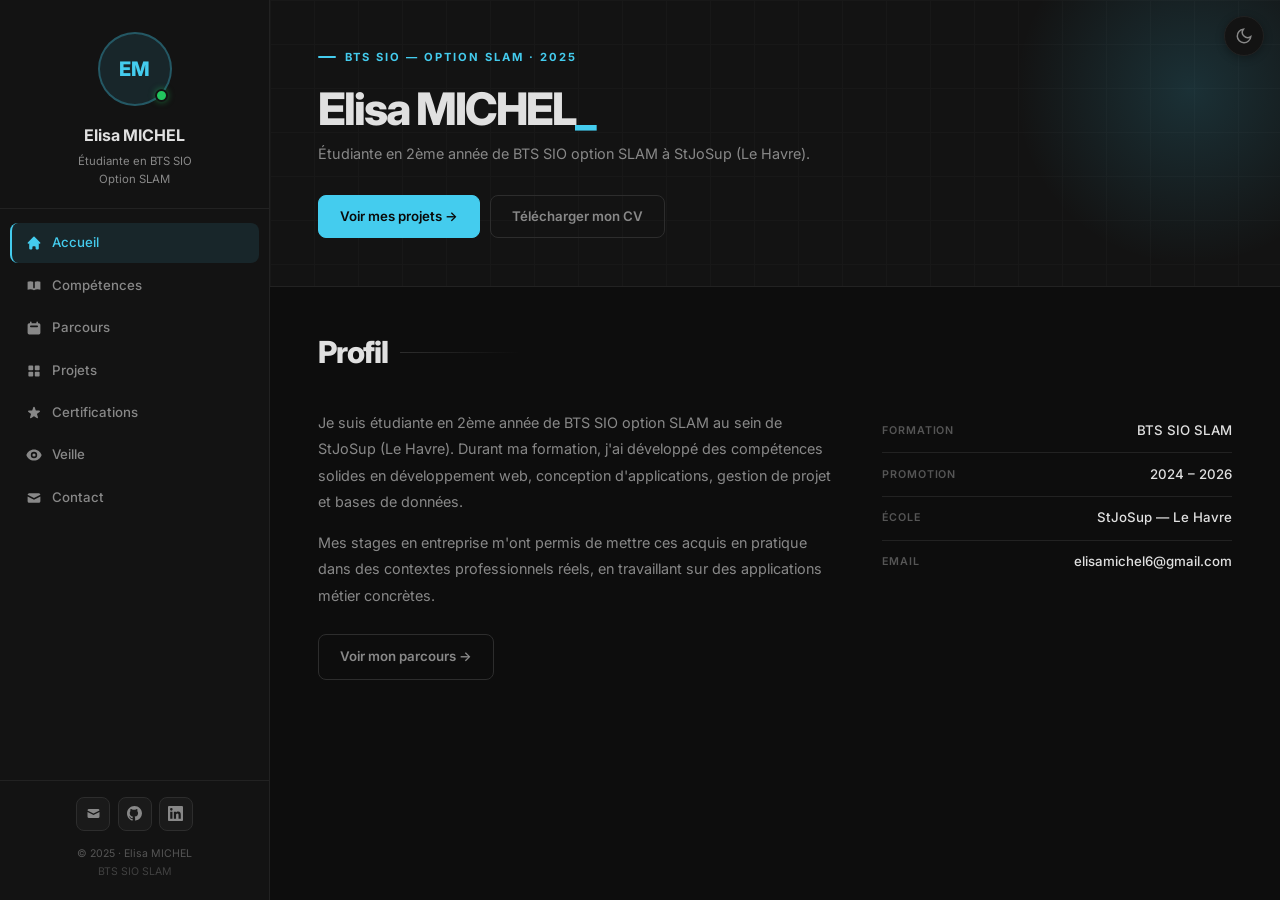
<file: index.html>
<!DOCTYPE html>
<html lang="fr">
<head>
  <meta charset="UTF-8">
  <meta name="viewport" content="width=device-width, initial-scale=1.0">
  <title>Elisa MICHEL — Portfolio BTS SIO SLAM</title>
  <link href="https://fonts.googleapis.com/css2?family=Inter:wght@300;400;500;600;700;800&display=swap" rel="stylesheet">
  <link rel="stylesheet" href="css/style.css">
</head>
<body>

  <div class="overlay" id="overlay" onclick="closeSidebar()"></div>

  <!-- ======================== SIDEBAR ======================== -->
  <aside class="sidebar" id="sidebar">

    <div class="sb-top">
      <div class="sb-avatar">
        <div class="sb-avatar-ring"></div>
        <div class="sb-avatar-inner">EM</div>
        <span class="sb-dot"></span>
      </div>
      <p class="sb-name">Elisa MICHEL</p>
      <p class="sb-role">Étudiante en BTS SIO<br>Option SLAM</p>
    </div>

    <nav class="sb-nav">
      <ul>
        <li><a class="sb-link active" data-page="accueil">
          <svg viewBox="0 0 20 20" fill="currentColor"><path d="M10.707 2.293a1 1 0 00-1.414 0l-7 7a1 1 0 001.414 1.414L4 10.414V17a1 1 0 001 1h2a1 1 0 001-1v-2a1 1 0 011-1h2a1 1 0 011 1v2a1 1 0 001 1h2a1 1 0 001-1v-6.586l.293.293a1 1 0 001.414-1.414l-7-7z"/></svg>
          Accueil
        </a></li>
        <li><a class="sb-link" data-page="competences">
          <svg viewBox="0 0 20 20" fill="currentColor"><path d="M9 4.804A7.968 7.968 0 005.5 4c-1.255 0-2.443.29-3.5.804v10A7.969 7.969 0 015.5 14c1.669 0 3.218.51 4.5 1.385A7.962 7.962 0 0114.5 14c1.255 0 2.443.29 3.5.804v-10A7.968 7.968 0 0014.5 4c-1.255 0-2.443.29-3.5.804V12a1 1 0 11-2 0V4.804z"/></svg>
          Compétences
        </a></li>
        <li><a class="sb-link" data-page="parcours">
          <svg viewBox="0 0 20 20" fill="currentColor"><path fill-rule="evenodd" d="M6 2a1 1 0 00-1 1v1H4a2 2 0 00-2 2v10a2 2 0 002 2h12a2 2 0 002-2V6a2 2 0 00-2-2h-1V3a1 1 0 10-2 0v1H7V3a1 1 0 00-1-1zm0 5a1 1 0 000 2h8a1 1 0 100-2H6z" clip-rule="evenodd"/></svg>
          Parcours
        </a></li>
        <li><a class="sb-link" data-page="projets">
          <svg viewBox="0 0 20 20" fill="currentColor"><path d="M3 4a1 1 0 011-1h4a1 1 0 011 1v4a1 1 0 01-1 1H4a1 1 0 01-1-1V4zm8 0a1 1 0 011-1h4a1 1 0 011 1v4a1 1 0 01-1 1h-4a1 1 0 01-1-1V4zM3 12a1 1 0 011-1h4a1 1 0 011 1v4a1 1 0 01-1 1H4a1 1 0 01-1-1v-4zm8 0a1 1 0 011-1h4a1 1 0 011 1v4a1 1 0 01-1 1h-4a1 1 0 01-1-1v-4z"/></svg>
          Projets
        </a></li>
        <li><a class="sb-link" data-page="certifications">
          <svg viewBox="0 0 20 20" fill="currentColor"><path d="M9.049 2.927c.3-.921 1.603-.921 1.902 0l1.07 3.292a1 1 0 00.95.69h3.462c.969 0 1.371 1.24.588 1.81l-2.8 2.034a1 1 0 00-.364 1.118l1.07 3.292c.3.921-.755 1.688-1.54 1.118l-2.8-2.034a1 1 0 00-1.175 0l-2.8 2.034c-.784.57-1.838-.197-1.539-1.118l1.07-3.292a1 1 0 00-.364-1.118L2.98 8.72c-.783-.57-.38-1.81.588-1.81h3.461a1 1 0 00.951-.69l1.07-3.292z"/></svg>
          Certifications
        </a></li>
        <li><a class="sb-link" data-page="veille">
          <svg viewBox="0 0 20 20" fill="currentColor"><path d="M10 12a2 2 0 100-4 2 2 0 000 4z"/><path fill-rule="evenodd" d="M.458 10C1.732 5.943 5.522 3 10 3s8.268 2.943 9.542 7c-1.274 4.057-5.064 7-9.542 7S1.732 14.057.458 10zM14 10a4 4 0 11-8 0 4 4 0 018 0z" clip-rule="evenodd"/></svg>
          Veille
        </a></li>
        <li><a class="sb-link" data-page="contact">
          <svg viewBox="0 0 20 20" fill="currentColor"><path d="M2.003 5.884L10 9.882l7.997-3.998A2 2 0 0016 4H4a2 2 0 00-1.997 1.884z"/><path d="M18 8.118l-8 4-8-4V14a2 2 0 002 2h12a2 2 0 002-2V8.118z"/></svg>
          Contact
        </a></li>
      </ul>
    </nav>

    <div class="sb-footer">
      <div class="sb-socials">
        <a href="mailto:elisamichel6@gmail.com" class="sb-social" title="Email">
          <svg viewBox="0 0 20 20" fill="currentColor"><path d="M2.003 5.884L10 9.882l7.997-3.998A2 2 0 0016 4H4a2 2 0 00-1.997 1.884z"/><path d="M18 8.118l-8 4-8-4V14a2 2 0 002 2h12a2 2 0 002-2V8.118z"/></svg>
        </a>
        <a href="https://github.com/EliZouille" target="_blank" class="sb-social" title="GitHub">
          <svg viewBox="0 0 24 24" fill="currentColor"><path d="M12 0C5.37 0 0 5.37 0 12c0 5.31 3.435 9.795 8.205 11.385.6.105.825-.255.825-.57 0-.285-.015-1.23-.015-2.235-3.015.555-3.795-.735-4.035-1.41-.135-.345-.72-1.41-1.23-1.695-.42-.225-1.02-.78-.015-.795.945-.015 1.62.87 1.845 1.23 1.08 1.815 2.805 1.305 3.495.99.105-.78.42-1.305.765-1.605-2.67-.3-5.46-1.335-5.46-5.925 0-1.305.465-2.385 1.23-3.225-.12-.3-.54-1.53.12-3.18 0 0 1.005-.315 3.3 1.23.64-.18 1.32-.27 2-.27s1.36.09 2 .27c2.295-1.56 3.3-1.23 3.3-1.23.66 1.65.24 2.88.12 3.18.765.84 1.23 1.905 1.23 3.225 0 4.605-2.805 5.625-5.475 5.925.435.375.81 1.095.81 2.22 0 1.605-.015 2.895-.015 3.3 0 .315.225.69.825.57A12.02 12.02 0 0024 12c0-6.63-5.37-12-12-12z"/></svg>
        </a>
        <a href="https://www.linkedin.com/in/elisa-michel-0b012b34b/" target="_blank" class="sb-social" title="LinkedIn">
          <svg viewBox="0 0 24 24" fill="currentColor"><path d="M20.447 20.452h-3.554v-5.569c0-1.328-.027-3.037-1.852-3.037-1.853 0-2.136 1.445-2.136 2.939v5.667H9.351V9h3.414v1.561h.046c.477-.9 1.637-1.85 3.37-1.85 3.601 0 4.267 2.37 4.267 5.455v6.286zM5.337 7.433a2.062 2.062 0 01-2.063-2.065 2.064 2.064 0 112.063 2.065zm1.782 13.019H3.555V9h3.564v11.452zM22.225 0H1.771C.792 0 0 .774 0 1.729v20.542C0 23.227.792 24 1.771 24h20.451C23.2 24 24 23.227 24 22.271V1.729C24 .774 23.2 0 22.222 0h.003z"/></svg>
        </a>
      </div>
      <p class="sb-copy">&copy; 2025 · Elisa MICHEL<br><span>BTS SIO SLAM</span></p>
    </div>

  </aside>

  <!-- ======================== MAIN ======================== -->
  <main class="main">
    <div id="app"></div>
  </main>

  <button class="hamburger" id="hamburger" onclick="toggleSidebar()" aria-label="Menu">
    <span></span><span></span><span></span>
  </button>

  
  <!-- ======================== THEME TOGGLE ======================== -->
  <button class="theme-toggle" id="themeToggle" onclick="toggleTheme()" title="Changer le thème">
    <svg class="icon-sun" viewBox="0 0 24 24" fill="none" stroke="currentColor" stroke-width="2">
      <circle cx="12" cy="12" r="5"/><line x1="12" y1="1" x2="12" y2="3"/>
      <line x1="12" y1="21" x2="12" y2="23"/><line x1="4.22" y1="4.22" x2="5.64" y2="5.64"/>
      <line x1="18.36" y1="18.36" x2="19.78" y2="19.78"/><line x1="1" y1="12" x2="3" y2="12"/>
      <line x1="21" y1="12" x2="23" y2="12"/><line x1="4.22" y1="19.78" x2="5.64" y2="18.36"/>
      <line x1="18.36" y1="5.64" x2="19.78" y2="4.22"/>
    </svg>
    <svg class="icon-moon" viewBox="0 0 24 24" fill="none" stroke="currentColor" stroke-width="2">
      <path d="M21 12.79A9 9 0 1111.21 3 7 7 0 0021 12.79z"/>
    </svg>
  </button>

  <script src="js/router.js"></script>
</body>
</html>
</file>
<file: css/style.css>
/* ============================================================
   RESET & VARIABLES
============================================================ */
*, *::before, *::after { margin: 0; padding: 0; box-sizing: border-box; }

:root {
  --sb-w:       270px;
  --bg:         #0d0d0d;
  --bg-card:    #131313;
  --bg-card2:   #1a1a1a;
  --bg-hover:   #1e1e1e;
  --border:     #222;
  --border2:    #2d2d2d;
  --text:       #e0e0e0;
  --muted:      #888;
  --faint:      #555;
  --cyan:       #44ccee;
  --cyan-10:    rgba(68,204,238,0.10);
  --cyan-20:    rgba(68,204,238,0.20);
  --cyan-b:     rgba(68,204,238,0.30);
  --r:          8px;
  --r-lg:       12px;
  --ease:       0.18s ease;
}

html { scroll-behavior: smooth; }

body {
  font-family: 'Inter', system-ui, -apple-system, sans-serif;
  background: var(--bg);
  color: var(--text);
  line-height: 1.65;
}

/* ============================================================
   SIDEBAR
============================================================ */
.sidebar {
  position: fixed; top: 0; left: 0;
  width: var(--sb-w); height: 100vh;
  background: var(--bg-card);
  border-right: 1px solid var(--border);
  display: flex; flex-direction: column;
  z-index: 200;
  overflow-y: auto;
  scrollbar-width: thin;
  scrollbar-color: var(--border2) transparent;
  transition: transform 0.25s ease;
}

.sb-top {
  padding: 2rem 1.5rem 1.25rem;
  border-bottom: 1px solid var(--border);
  text-align: center;
}

.sb-avatar {
  position: relative;
  width: 74px; height: 74px;
  margin: 0 auto 1rem;
}

/* Anneau animé au hover */
.sb-avatar-ring {
  position: absolute; inset: -4px;
  border-radius: 50%;
  border: 1px solid var(--cyan-b);
  opacity: 0;
  transition: opacity var(--ease), box-shadow var(--ease);
}
.sb-avatar:hover .sb-avatar-ring {
  opacity: 1;
  box-shadow: 0 0 14px var(--cyan-20);
}

.sb-avatar-inner {
  width: 100%; height: 100%;
  border-radius: 50%;
  background: var(--cyan-10);
  border: 2px solid var(--cyan-b);
  display: flex; align-items: center; justify-content: center;
  font-size: 1.25rem; font-weight: 800;
  color: var(--cyan);
  transition: box-shadow var(--ease);
}
.sb-avatar:hover .sb-avatar-inner {
  box-shadow: 0 0 20px var(--cyan-20);
}

/* Point de statut */
.sb-dot {
  position: absolute; bottom: 4px; right: 4px;
  width: 13px; height: 13px; border-radius: 50%;
  background: #22c55e;
  border: 2px solid var(--bg-card);
  z-index: 2;
  box-shadow: 0 0 6px rgba(34,197,94,0.5);
}

.sb-name {
  font-size: 1rem; font-weight: 700;
  color: var(--text); margin-bottom: 0.3rem;
  letter-spacing: -0.01em;
}

.sb-role {
  font-size: 0.71rem; color: var(--muted); line-height: 1.55;
}

/* Navigation */
.sb-nav { flex: 1; padding: 0.85rem 0.65rem; }
.sb-nav ul { list-style: none; display: flex; flex-direction: column; gap: 2px; }

.sb-link {
  display: flex; align-items: center; gap: 0.65rem;
  padding: 0.58rem 0.85rem;
  border-radius: var(--r);
  font-size: 0.83rem; font-weight: 500;
  color: var(--muted);
  cursor: pointer;
  border-left: 2px solid transparent;
  transition: all var(--ease);
}
.sb-link svg { width: 16px; height: 16px; flex-shrink: 0; transition: color var(--ease); }
.sb-link:hover { color: var(--text); background: var(--bg-hover); padding-left: 1.1rem; }
.sb-link.active { color: var(--cyan); background: var(--cyan-10); border-left-color: var(--cyan); }
.sb-link.active svg { color: var(--cyan); }

/* Footer */
.sb-footer { padding: 1rem 1.5rem 1.25rem; border-top: 1px solid var(--border); }

.sb-socials { display: flex; gap: 0.45rem; justify-content: center; margin-bottom: 0.9rem; }

.sb-social {
  width: 34px; height: 34px; border-radius: var(--r);
  border: 1px solid var(--border2); background: var(--bg-card2);
  display: flex; align-items: center; justify-content: center;
  color: var(--muted); text-decoration: none;
  transition: all var(--ease);
}
.sb-social svg { width: 15px; height: 15px; }
.sb-social:hover {
  color: var(--cyan); border-color: var(--cyan-b);
  background: var(--cyan-10); box-shadow: 0 0 8px var(--cyan-20);
}

.sb-copy { font-size: 0.66rem; color: var(--faint); text-align: center; line-height: 1.65; }
.sb-copy span { opacity: 0.7; }

.overlay { display: none; position: fixed; inset: 0; background: rgba(0,0,0,0.75); z-index: 190; backdrop-filter: blur(3px); }
.overlay.show { display: block; }

/* ============================================================
   MAIN & PAGES
============================================================ */
.main { margin-left: var(--sb-w); min-height: 100vh; }
#app { min-height: 100vh; }

/* Conteneur commun à toutes les pages */
.page-wrap {
  max-width: 900px;
  padding: 2.5rem 3rem;
  animation: pageIn 0.25s ease;
}

@keyframes pageIn {
  from { opacity: 0; transform: translateY(10px); }
  to   { opacity: 1; transform: translateY(0); }
}

/* ============================================================
   TYPOGRAPHIE COMMUNE
============================================================ */
.page-title {
  font-size: 1.9rem; font-weight: 800;
  letter-spacing: -0.04em; color: var(--text);
  margin-bottom: 2rem;
  display: flex; align-items: center; gap: 0.75rem;
}
.page-title::after {
  content: ''; flex: 1; height: 1px;
  background: linear-gradient(90deg, var(--border2), transparent);
  max-width: 120px;
}

.subsection-title {
  font-size: 1rem; font-weight: 700; color: var(--text);
  margin: 2.5rem 0 1.25rem;
  display: flex; align-items: center; gap: 0.6rem;
}
.subsection-title::before {
  content: ''; width: 3px; height: 16px;
  background: var(--cyan); border-radius: 2px; display: block;
}

/* ============================================================
   BOUTONS
============================================================ */
.btn-group { display: flex; gap: 0.65rem; flex-wrap: wrap; }

.btn {
  display: inline-flex; align-items: center; gap: 0.4rem;
  padding: 0.62rem 1.3rem; border-radius: var(--r);
  font-size: 0.83rem; font-weight: 600;
  font-family: inherit; text-decoration: none; cursor: pointer;
  transition: all var(--ease); border: 1px solid transparent;
}
.btn-primary { background: var(--cyan); border-color: var(--cyan); color: #0a0a0a; }
.btn-primary:hover { background: #62d9f5; border-color: #62d9f5; box-shadow: 0 0 18px var(--cyan-20); transform: translateY(-1px); }
.btn-outline { background: transparent; border-color: var(--border2); color: var(--muted); }
.btn-outline:hover { border-color: var(--cyan-b); color: var(--cyan); background: var(--cyan-10); }

/* Tags */
.tags { display: flex; flex-wrap: wrap; gap: 0.4rem; }
.tag {
  font-size: 0.67rem; padding: 0.22rem 0.6rem;
  border-radius: 5px; border: 1px solid var(--border2);
  color: var(--muted); background: var(--bg-card2); font-weight: 500;
  transition: all var(--ease);
}
.tag:hover { border-color: var(--cyan-b); color: var(--cyan); }

/* ============================================================
   PAGE ACCUEIL
============================================================ */

/* Hero banner */
.hero-banner {
  background: var(--bg-card);
  border-bottom: 1px solid var(--border);
  padding: 3rem 3rem 0;
  position: relative; overflow: hidden;
}

/* Grille décorative */
.hero-banner::before {
  content: '';
  position: absolute; inset: 0;
  background-image:
    linear-gradient(var(--border) 1px, transparent 1px),
    linear-gradient(90deg, var(--border) 1px, transparent 1px);
  background-size: 44px 44px;
  opacity: 0.35; pointer-events: none;
}

/* Halo cyan haut droite */
.hero-banner::after {
  content: '';
  position: absolute; top: -100px; right: -100px;
  width: 380px; height: 380px; border-radius: 50%;
  background: radial-gradient(circle, rgba(68,204,238,0.16) 0%, transparent 65%);
  pointer-events: none;
}

.hero-inner {
  display: grid; grid-template-columns: 1fr auto;
  gap: 2rem; align-items: start;
  position: relative; z-index: 1;
}

.hero-text { padding-bottom: 3rem; }

.hero-eyebrow {
  font-size: 0.7rem; font-weight: 700;
  color: var(--cyan); letter-spacing: 0.18em; text-transform: uppercase;
  margin-bottom: 1.25rem;
  display: flex; align-items: center; gap: 0.55rem;
}
.hero-eyebrow::before {
  content: ''; width: 18px; height: 2px;
  background: var(--cyan); border-radius: 2px;
}

.hero-name {
  font-size: clamp(2.2rem, 3.5vw, 3.2rem);
  font-weight: 800; letter-spacing: -0.045em;
  line-height: 1.05; color: var(--text); margin-bottom: 0.45rem;
}

.cursor { color: var(--cyan); animation: blink 1s step-end infinite; }
@keyframes blink { 0%,100%{opacity:1} 50%{opacity:0} }

.hero-sub {
  font-size: 1.1rem; color: var(--cyan);
  opacity: 0.8; margin-bottom: 1.1rem;
}

.hero-desc {
  font-size: 0.9rem; color: var(--muted);
  line-height: 1.8; max-width: 520px; margin-bottom: 1.75rem;
}

/* Stats hero */
.hero-stats {
  display: grid; grid-template-columns: 1fr 1fr;
  gap: 1px; background: var(--border);
  border-left: 1px solid var(--border);
  position: relative; z-index: 1; align-self: stretch;
}

.stat-card {
  background: var(--bg-card);
  padding: 1.75rem 1.25rem;
  display: flex; flex-direction: column;
  align-items: center; text-align: center;
  transition: background var(--ease);
}
.stat-card:hover { background: var(--cyan-10); }

.stat-num {
  display: block; font-size: 2.2rem; font-weight: 800;
  color: var(--cyan); letter-spacing: -0.05em;
  line-height: 1; margin-bottom: 0.45rem;
}

.stat-label {
  font-size: 0.67rem; color: var(--faint);
  font-weight: 500; text-transform: uppercase;
  letter-spacing: 0.06em; line-height: 1.4;
}

/* Profil */
.profile-block { padding: 2.5rem 3rem; }

.profile-grid {
  display: grid; grid-template-columns: 1.5fr 1fr;
  gap: 2.5rem; align-items: start;
}

.profile-text { font-size: 0.9rem; color: var(--muted); line-height: 1.85; }
.profile-text p + p { margin-top: 0.85rem; }

.info-row {
  display: flex; justify-content: space-between; align-items: center;
  padding: 0.65rem 0; border-bottom: 1px solid var(--border); gap: 1rem;
}
.info-row:last-child { border-bottom: none; }
.info-key { font-size: 0.67rem; font-weight: 600; color: var(--faint); text-transform: uppercase; letter-spacing: 0.08em; flex-shrink: 0; }
.info-val { font-size: 0.83rem; color: var(--text); font-weight: 500; text-align: right; }

/* ============================================================
   PAGE COMPÉTENCES
============================================================ */
.skills-cats {
  display: grid; grid-template-columns: repeat(auto-fill, minmax(200px, 1fr));
  gap: 1rem; margin-bottom: 2rem;
}

.skill-cat {
  background: var(--bg-card); border: 1px solid var(--border);
  border-radius: var(--r-lg); padding: 1.25rem;
  transition: border-color var(--ease), transform var(--ease);
}
.skill-cat:hover { border-color: var(--cyan-b); transform: translateY(-2px); }

.skill-cat-title {
  font-size: 0.67rem; font-weight: 700; color: var(--cyan);
  text-transform: uppercase; letter-spacing: 0.14em;
  margin-bottom: 0.9rem; padding-bottom: 0.6rem;
  border-bottom: 1px solid var(--border);
}

.stags { display: flex; flex-wrap: wrap; gap: 0.4rem; }
.stag {
  font-size: 0.72rem; padding: 0.22rem 0.6rem;
  border-radius: 5px; border: 1px solid var(--border2);
  color: var(--muted); background: var(--bg-card2);
  font-weight: 500; transition: all var(--ease);
}
.stag.on { color: var(--text); }
.stag:hover { border-color: var(--cyan-b); color: var(--cyan); }

/* Table compétences */
.table-wrap { overflow-x: auto; border-radius: var(--r-lg); border: 1px solid var(--border); }
.comp-table { width: 100%; border-collapse: collapse; font-size: 0.82rem; }
.comp-table thead { background: var(--bg-card2); }
.comp-table th {
  padding: 0.7rem 1rem; text-align: left;
  font-size: 0.67rem; font-weight: 600; color: var(--muted);
  text-transform: uppercase; letter-spacing: 0.1em;
  border-bottom: 1px solid var(--border2);
}
.comp-table td {
  padding: 0.7rem 1rem; border-bottom: 1px solid var(--border);
  color: var(--muted); vertical-align: middle; background: var(--bg-card);
}
.comp-table tr:last-child td { border-bottom: none; }
.comp-table tbody tr:hover td { background: var(--cyan-10); color: var(--text); }

.comp-code {
  font-family: monospace; font-size: 0.75rem;
  color: var(--cyan); font-weight: 700;
  background: var(--cyan-10); padding: 0.15rem 0.5rem;
  border-radius: 4px; white-space: nowrap;
}
.comp-ref { font-size: 0.75rem; color: var(--faint); font-family: monospace; }

.dots { display: inline-flex; align-items: center; gap: 4px; }
.d { width: 9px; height: 9px; border-radius: 50%; background: var(--border2); border: 1px solid var(--border2); }
.d.on { background: var(--cyan); border-color: var(--cyan); box-shadow: 0 0 4px var(--cyan-20); }

/* ============================================================
   PAGE PARCOURS — TIMELINE
============================================================ */
.parcours-cols {
  display: grid;
  grid-template-columns: 1fr 1fr;
  gap: 2.5rem;
}

.parcours-col-title {
  display: flex; align-items: center; gap: 0.6rem;
  font-size: 0.85rem; font-weight: 700; color: var(--text);
  margin-bottom: 1.75rem; padding-bottom: 0.75rem;
  border-bottom: 1px solid var(--border);
}
.parcours-col-title svg { width: 16px; height: 16px; color: var(--cyan); flex-shrink: 0; }

.timeline { display: flex; flex-direction: column; gap: 0; }

/* Chaque item = date + axe | carte */
.tl-item {
  display: grid;
  grid-template-columns: 100px 1fr;
  gap: 0 1rem;
  align-items: stretch;
}

/* Colonne gauche : date + trait + point */
.tl-left {
  display: flex;
  flex-direction: column;
  align-items: flex-end;
  gap: 0;
}

.tl-date {
  font-size: 0.65rem;
  font-weight: 600;
  color: var(--cyan);
  opacity: 0.85;
  line-height: 1.4;
  text-align: right;
  padding-bottom: 0.5rem;
  white-space: nowrap;
}

/* Conteneur point + trait vertical */
.tl-line-wrap {
  display: flex;
  flex-direction: column;
  align-items: center;
  flex: 1;
  /* Le point et le trait sont alignés à droite de la date */
  margin-right: -0.5rem; /* aligne visuellement avec la bordure de la carte */
}

/* Point cyan */
.tl-dot {
  width: 11px;
  height: 11px;
  border-radius: 50%;
  background: var(--bg-card);
  border: 2px solid var(--cyan);
  box-shadow: 0 0 6px var(--cyan-20);
  flex-shrink: 0;
  position: relative;
  z-index: 1;
  margin-top: 2px;
}

/* Trait vertical solide */
.tl-line {
  width: 1px;
  flex: 1;
  background: var(--border2);
  margin-top: 4px;
}

/* Colonne droite : carte */
.tl-card {
  background: var(--bg-card);
  border: 1px solid var(--border);
  border-radius: var(--r-lg);
  padding: 1rem 1.15rem;
  margin-bottom: 1.25rem;
  transition: border-color var(--ease), transform var(--ease);
}
.tl-last .tl-card { margin-bottom: 0; }
.tl-card:hover { border-color: var(--cyan-b); transform: translateX(2px); }

.tl-card-title { font-size: 0.9rem; font-weight: 700; color: var(--text); margin-bottom: 0.2rem; }
.tl-card-sub   { font-size: 0.73rem; color: var(--cyan); opacity: 0.85; margin-bottom: 0.55rem; }
.tl-card-desc  { font-size: 0.81rem; color: var(--muted); line-height: 1.65; }

.tl-tags { display: flex; flex-wrap: wrap; gap: 0.35rem; margin-top: 0.65rem; }
.ttag {
  font-size: 0.65rem; padding: 0.18rem 0.5rem;
  border-radius: 4px; border: 1px solid var(--border2);
  color: var(--muted); background: var(--bg-card2);
}

.tl-links {
  display: flex; flex-wrap: wrap; gap: 0.6rem; margin-top: 0.7rem; align-items: center;
}
.tl-link {
  display: inline-flex; align-items: center; gap: 0.3rem;
  font-size: 0.75rem; font-weight: 600;
  color: var(--cyan); text-decoration: none;
}
.tl-link:hover { text-decoration: underline; }
.tl-link-disabled {
  color: var(--muted); opacity: 0.55; cursor: default; pointer-events: none;
}
.tl-link-soon {
  font-size: 0.65rem; font-weight: 700; text-transform: uppercase;
  background: var(--cyan-b); color: var(--bg);
  padding: 0.1rem 0.35rem; border-radius: 3px; letter-spacing: 0.03em;
  opacity: 0.7;
}

/* ============================================================
   PAGE PROJETS
============================================================ */
.filters { display: flex; gap: 0.5rem; flex-wrap: wrap; margin-bottom: 1.75rem; }

.filter {
  padding: 0.38rem 0.9rem; border-radius: 20px;
  border: 1px solid var(--border2); background: var(--bg-card2);
  color: var(--muted); font-size: 0.78rem; font-weight: 500;
  cursor: pointer; font-family: inherit; transition: all var(--ease);
}
.filter:hover { border-color: var(--cyan-b); color: var(--text); }
.filter.active { background: var(--cyan); border-color: var(--cyan); color: #0a0a0a; font-weight: 700; }

.projects-grid {
  display: grid; grid-template-columns: repeat(auto-fill, minmax(360px, 1fr));
  gap: 1.25rem;
}

.proj-card {
  background: var(--bg-card); border: 1px solid var(--border);
  border-radius: var(--r-lg); overflow: hidden;
  transition: all var(--ease);
}
.proj-card::before { content: ''; display: block; height: 2px; background: linear-gradient(90deg, var(--cyan), transparent); }
.proj-card:hover {
  border-color: var(--cyan-b); transform: translateY(-3px);
  box-shadow: 0 8px 30px rgba(0,0,0,0.5), 0 0 0 1px var(--cyan-b);
}
.proj-card.hidden { display: none; }

.proj-img {
  height: 160px; display: flex; align-items: center; justify-content: center;
  background: var(--bg-card2); border-bottom: 1px solid var(--border);
  position: relative; overflow: hidden;
}
.proj-img::before {
  content: '';
  position: absolute; inset: 0;
  background-image: linear-gradient(var(--border) 1px, transparent 1px), linear-gradient(90deg, var(--border) 1px, transparent 1px);
  background-size: 28px 28px; opacity: 0.6;
}
.proj-img span {
  position: relative; z-index: 1;
  font-size: 0.73rem; font-weight: 700; color: var(--cyan);
  letter-spacing: 0.12em; text-transform: uppercase; opacity: 0.7;
}

.proj-body { padding: 1.25rem; }
.proj-title { font-size: 0.95rem; font-weight: 700; color: var(--text); margin-bottom: 0.5rem; line-height: 1.35; }
.proj-desc { font-size: 0.83rem; color: var(--muted); line-height: 1.7; margin-bottom: 0.9rem; }
.proj-tags { display: flex; flex-wrap: wrap; gap: 0.35rem; margin-bottom: 0.9rem; }
.ptag {
  font-size: 0.65rem; padding: 0.2rem 0.55rem; border-radius: 4px;
  border: 1px solid var(--border2); color: var(--muted); background: var(--bg-card2);
}
.proj-links { display: flex; gap: 0.65rem; flex-wrap: wrap; padding-top: 0.9rem; border-top: 1px solid var(--border); }
.proj-link { font-size: 0.78rem; font-weight: 600; color: var(--cyan); text-decoration: none; }
.proj-link:hover { text-decoration: underline; }
.proj-link-secondary {
  font-size: 0.78rem; color: var(--muted); text-decoration: none;
  border: 1px solid var(--border2); padding: 0.2rem 0.6rem; border-radius: 5px;
}
.proj-link-secondary:hover { border-color: var(--cyan-b); color: var(--cyan); }

/* ============================================================
   PAGE VEILLE
============================================================ */
.veille-grid { display: grid; grid-template-columns: 1fr 1fr; gap: 1rem; }

.veille-card {
  background: var(--bg-card); border: 1px solid var(--border);
  border-radius: var(--r-lg); padding: 1.25rem;
  transition: border-color var(--ease), transform var(--ease);
}
.veille-card:hover { border-color: var(--cyan-b); transform: translateY(-2px); }

.veille-badge {
  font-size: 0.64rem; font-weight: 700; color: var(--cyan);
  background: var(--cyan-10); text-transform: uppercase; letter-spacing: 0.12em;
  padding: 0.18rem 0.55rem; border-radius: 4px; display: inline-block; margin-bottom: 0.6rem;
}
.veille-title { font-size: 0.9rem; font-weight: 700; color: var(--text); margin-bottom: 0.45rem; }
.veille-desc { font-size: 0.81rem; color: var(--muted); line-height: 1.65; }
.veille-sources { display: flex; flex-wrap: wrap; gap: 0.35rem; margin-top: 0.7rem; }
.vsrc {
  font-size: 0.64rem; padding: 0.15rem 0.5rem;
  border: 1px solid var(--border2); border-radius: 4px;
  color: var(--faint); background: var(--bg-card2);
}

/* ============================================================
   PAGE ÉPREUVES
============================================================ */
.epreuves-grid { display: grid; grid-template-columns: 1fr 1fr; gap: 1rem; margin-bottom: 2rem; }

.ep-card {
  background: var(--bg-card); border: 1px solid var(--border);
  border-radius: var(--r-lg); padding: 1.4rem;
  transition: border-color var(--ease), transform var(--ease);
}
.ep-card:hover { border-color: var(--cyan-b); transform: translateY(-2px); }

.ep-badge {
  display: inline-block; font-size: 0.7rem; font-weight: 800;
  color: var(--cyan); background: var(--cyan-10);
  padding: 0.2rem 0.65rem; border-radius: 4px; margin-bottom: 0.65rem;
}
.ep-title { font-size: 0.93rem; font-weight: 700; color: var(--text); margin-bottom: 0.5rem; }
.ep-desc { font-size: 0.81rem; color: var(--muted); line-height: 1.65; margin-bottom: 0.85rem; }
.ep-list { list-style: none; display: flex; flex-direction: column; gap: 0.3rem; margin-bottom: 0.9rem; }
.ep-list li { font-size: 0.8rem; color: var(--muted); display: flex; gap: 0.5rem; align-items: baseline; }
.ep-list li::before { content: '→'; color: var(--cyan); flex-shrink: 0; font-size: 0.7rem; }
.ep-link { font-size: 0.76rem; font-weight: 600; color: var(--cyan); text-decoration: none; }
.ep-link:hover { text-decoration: underline; }

/* ============================================================
   PAGE CONTACT
============================================================ */
.contact-grid { display: grid; grid-template-columns: 1fr 1.4fr; gap: 2.5rem; align-items: start; }
.contact-sub { font-size: 0.85rem; font-weight: 700; color: var(--text); margin-bottom: 1rem; }
.contact-items { display: flex; flex-direction: column; gap: 0.55rem; }

.contact-item {
  display: flex; align-items: center; gap: 0.7rem;
  padding: 0.75rem 0.9rem;
  background: var(--bg-card); border: 1px solid var(--border);
  border-radius: var(--r); color: var(--muted);
  text-decoration: none; font-size: 0.83rem;
  transition: all var(--ease);
}
.contact-item svg { width: 16px; height: 16px; color: var(--cyan); flex-shrink: 0; }
.contact-item:hover { border-color: var(--cyan-b); color: var(--text); background: var(--cyan-10); }

.contact-form { display: flex; flex-direction: column; gap: 0.75rem; }
.form-row { display: grid; grid-template-columns: 1fr 1fr; gap: 0.75rem; }

.contact-form input,
.contact-form textarea {
  background: var(--bg-card); border: 1px solid var(--border);
  border-radius: var(--r); padding: 0.65rem 0.9rem;
  color: var(--text); font-size: 0.83rem; font-family: inherit;
  transition: border-color var(--ease); width: 100%; resize: none;
}
.contact-form input:focus,
.contact-form textarea:focus { outline: none; border-color: var(--cyan-b); box-shadow: 0 0 0 3px var(--cyan-10); }
.contact-form input::placeholder,
.contact-form textarea::placeholder { color: var(--faint); }

.form-check {
  display: flex; align-items: center; gap: 0.6rem;
  font-size: 0.8rem; color: var(--muted); cursor: pointer;
}
.form-check input { width: auto; }

/* ============================================================
   HAMBURGER MOBILE
============================================================ */
.hamburger {
  display: none; position: fixed; top: 1rem; right: 1rem; z-index: 300;
  background: var(--bg-card); border: 1px solid var(--border2);
  border-radius: var(--r); padding: 0.55rem 0.65rem;
  flex-direction: column; gap: 4px; cursor: pointer;
}
.hamburger span { display: block; width: 20px; height: 2px; background: var(--text); border-radius: 2px; transition: all 0.2s; }
.hamburger.active span:nth-child(1) { transform: translateY(6px) rotate(45deg); }
.hamburger.active span:nth-child(2) { opacity: 0; }
.hamburger.active span:nth-child(3) { transform: translateY(-6px) rotate(-45deg); }

/* ============================================================
   RESPONSIVE
============================================================ */
@media (max-width: 900px) {
  .sidebar { transform: translateX(-100%); }
  .sidebar.open { transform: translateX(0); }
  .main { margin-left: 0; }
  .hamburger { display: flex; }
  .hero-inner { grid-template-columns: 1fr; }
  .hero-stats { border-left: none; border-top: 1px solid var(--border); grid-template-columns: repeat(4,1fr); }
  .profile-grid, .parcours-cols, .epreuves-grid, .veille-grid, .contact-grid { grid-template-columns: 1fr; }
  .page-wrap { padding: 2rem 1.5rem; }
  .hero-banner { padding: 2rem 1.5rem 0; }
  .profile-block { padding: 2rem 1.5rem; }
  .projects-grid { grid-template-columns: 1fr; }
  .form-row { grid-template-columns: 1fr; }
  .skills-cats { grid-template-columns: 1fr 1fr; }
}

@media (max-width: 520px) {
  .hero-stats { grid-template-columns: 1fr 1fr; }
  .skills-cats { grid-template-columns: 1fr; }
}

/* ============================================================
   CERTIFICATIONS
============================================================ */
.certs-grid { display: flex; flex-direction: column; gap: 1rem; }

.cert-card {
  display: flex; gap: 1.25rem;
  background: var(--bg-card); border: 1px solid var(--border);
  border-radius: var(--r-lg); padding: 1.5rem;
  transition: border-color var(--ease), transform var(--ease);
}
.cert-card:hover { border-color: var(--cyan-b); transform: translateX(2px); }
.cert-card--empty { opacity: 0.4; pointer-events: none; }

.cert-icon {
  width: 50px; height: 50px; border-radius: 12px; flex-shrink: 0;
  display: flex; align-items: center; justify-content: center;
}
.cert-icon svg { width: 22px; height: 22px; }
.cert-icon--cyan  { background: var(--cyan-10); color: var(--cyan); border: 1px solid var(--cyan-b); }
.cert-icon--green { background: rgba(34,197,94,0.1); color: #22c55e; border: 1px solid rgba(34,197,94,0.3); }
.cert-icon--faint { background: var(--bg-card2); color: var(--faint); border: 1px solid var(--border); }

.cert-body { flex: 1; min-width: 0; }

.cert-header {
  display: flex; justify-content: space-between; align-items: flex-start;
  gap: 1rem; margin-bottom: 0.55rem;
}
.cert-title { font-size: 0.95rem; font-weight: 700; color: var(--text); margin-bottom: 0.15rem; }
.cert-org   { font-size: 0.71rem; color: var(--muted); }

.cert-badge {
  font-size: 0.63rem; font-weight: 700; padding: 0.2rem 0.6rem;
  border-radius: 20px; white-space: nowrap; flex-shrink: 0;
}
.cert-badge--ok   { background: rgba(34,197,94,0.1); color: #22c55e; border: 1px solid rgba(34,197,94,0.3); }
.cert-badge--soon { background: var(--bg-card2); color: var(--faint); border: 1px solid var(--border); }

.cert-desc { font-size: 0.83rem; color: var(--muted); line-height: 1.65; margin-bottom: 0.85rem; }

.cert-footer {
  display: flex; align-items: center; gap: 1.25rem; flex-wrap: wrap;
}

.cert-date {
  display: inline-flex; align-items: center; gap: 0.35rem;
  font-size: 0.71rem; color: var(--faint);
}
.cert-date svg { width: 13px; height: 13px; }

.cert-dl {
  display: inline-flex; align-items: center; gap: 0.4rem;
  font-size: 0.77rem; font-weight: 600; color: var(--cyan);
  text-decoration: none; padding: 0.32rem 0.8rem;
  border-radius: 6px; border: 1px solid var(--cyan-b);
  background: var(--cyan-10); transition: all var(--ease);
}
.cert-dl svg { width: 14px; height: 14px; }
.cert-dl:hover { background: var(--cyan-20); }
.cert-dl--off { color: var(--faint); border-color: var(--border); background: transparent; }

.cert-tip {
  display: flex; align-items: center; gap: 0.6rem;
  margin-top: 1.5rem; padding: 0.85rem 1rem;
  background: var(--bg-card); border: 1px solid var(--border);
  border-radius: var(--r); font-size: 0.79rem; color: var(--muted);
}
.cert-tip svg { width: 15px; height: 15px; color: var(--cyan); flex-shrink: 0; }
.cert-tip code {
  font-family: monospace; font-size: 0.74rem;
  background: var(--bg-card2); padding: 0.1rem 0.35rem;
  border-radius: 3px; color: var(--cyan);
}

/* ============================================================
   VEILLE TECHNOLOGIQUE (nouvelle version)
============================================================ */
.veille-hero {
  display: flex; align-items: center; gap: 1.25rem;
  background: var(--bg-card); border: 1px solid var(--border);
  border-radius: var(--r-lg); padding: 1.2rem 1.5rem; margin-bottom: 1.25rem;
}
.veille-hero-icon {
  width: 50px; height: 50px; border-radius: 12px; flex-shrink: 0;
  background: var(--cyan-10); border: 1px solid var(--cyan-b);
  display: flex; align-items: center; justify-content: center; color: var(--cyan);
}
.veille-hero-icon svg { width: 24px; height: 24px; }
.veille-hero-text { flex: 1; }
.veille-hero-text h3 { font-size: 1rem; font-weight: 700; color: var(--text); margin-bottom: 0.2rem; }
.veille-hero-text p  { font-size: 0.72rem; color: var(--muted); }
.veille-hero-stats { display: flex; gap: 1.5rem; }
.vh-stat { text-align: center; }
.vh-num  { display: block; font-size: 1.35rem; font-weight: 800; color: var(--cyan); letter-spacing: -0.03em; line-height: 1; }
.vh-label{ display: block; font-size: 0.6rem; color: var(--faint); text-transform: uppercase; letter-spacing: 0.08em; margin-top: 0.25rem; }

.veille-intro {
  background: var(--bg-card); border: 1px solid var(--border);
  border-left: 3px solid var(--cyan); border-radius: var(--r);
  padding: 1.1rem 1.25rem; margin-bottom: 2rem;
}
.veille-intro p { font-size: 0.87rem; color: var(--muted); line-height: 1.8; margin-bottom: 0.85rem; }

.veille-src-row { display: flex; flex-wrap: wrap; align-items: center; gap: 0.4rem; }
.vsrc-label { font-size: 0.68rem; color: var(--faint); font-weight: 600; text-transform: uppercase; letter-spacing: 0.08em; }
.vsrc {
  font-size: 0.66rem; padding: 0.16rem 0.52rem;
  border: 1px solid var(--border2); border-radius: 4px;
  color: var(--muted); background: var(--bg-card2);
}

/* Timeline des articles */
.veille-articles { display: flex; flex-direction: column; }

.va {
  display: grid;
  grid-template-columns: 40px 1fr;
  gap: 0 1.25rem;
}

.va-axis { display: flex; flex-direction: column; align-items: center; padding-top: 0.1rem; }

.va-num {
  font-family: monospace; font-size: 0.68rem; font-weight: 700;
  color: var(--cyan); background: var(--cyan-10);
  border: 1px solid var(--cyan-b);
  width: 28px; height: 28px; border-radius: 6px;
  display: flex; align-items: center; justify-content: center;
  flex-shrink: 0; z-index: 1;
}
.va-line {
  width: 1px; flex: 1; background: var(--border2);
  margin-top: 6px;
}

.va-content { padding-bottom: 2rem; }
.va-last .va-content { padding-bottom: 0; }

.va-meta {
  display: flex; align-items: center; gap: 0.6rem;
  margin-bottom: 0.5rem; flex-wrap: wrap;
}
.va-date { font-size: 0.68rem; color: var(--faint); font-family: monospace; }
.va-src  { font-size: 0.68rem; color: var(--faint); font-style: italic; }

/* Badges colorés par thème */
.veille-badge {
  font-size: 0.62rem; font-weight: 700; text-transform: uppercase;
  letter-spacing: 0.1em; padding: 0.16rem 0.52rem;
  border-radius: 4px; display: inline-block; white-space: nowrap;
}
.vb--market { background: rgba(68,204,238,0.1); color: var(--cyan); border: 1px solid var(--cyan-b); }
.vb--ia     { background: rgba(168,85,247,0.1); color: #c084fc; border: 1px solid rgba(168,85,247,0.3); }
.vb--secu   { background: rgba(239,68,68,0.1); color: #f87171; border: 1px solid rgba(239,68,68,0.3); }
.vb--social { background: rgba(34,197,94,0.1); color: #4ade80; border: 1px solid rgba(34,197,94,0.3); }
.vb--invest { background: rgba(251,191,36,0.1); color: #fbbf24; border: 1px solid rgba(251,191,36,0.3); }

.va-title { font-size: 0.97rem; font-weight: 700; color: var(--text); margin-bottom: 0.3rem; line-height: 1.35; }
.va-desc  { font-size: 0.85rem; color: var(--muted); line-height: 1.75; margin-bottom: 0.85rem; }
.va-desc strong { color: var(--text); font-weight: 600; }

.va-retenu {
  display: flex; gap: 0.6rem; align-items: flex-start;
  background: var(--bg-card2); border: 1px solid var(--border2);
  border-radius: var(--r); padding: 0.75rem 0.9rem;
  font-size: 0.82rem; color: var(--muted); line-height: 1.65; margin-bottom: 0.85rem;
}
.va-retenu svg { width: 14px; height: 14px; color: var(--cyan); flex-shrink: 0; margin-top: 3px; }
.va-retenu strong { color: var(--text); }

.va-lien {
  font-size: 0.75rem; font-weight: 600; color: var(--cyan); text-decoration: none;
  display: inline-flex; align-items: center; gap: 0.25rem;
}
.va-lien:hover { text-decoration: underline; }

.veille-synthese {
  margin-top: 2rem; padding: 1.25rem 1.5rem;
  background: var(--bg-card); border: 1px solid var(--border);
  border-radius: var(--r-lg);
}
.veille-synthese p { font-size: 0.87rem; color: var(--muted); line-height: 1.8; }

/* ============================================================
   TOGGLE THÈME — bouton soleil/lune
============================================================ */
.theme-toggle {
  position: fixed;
  top: 1rem;
  right: 1rem;
  z-index: 1000;
  width: 40px;
  height: 40px;
  border-radius: 50%;
  border: 1px solid var(--border);
  background: var(--bg-card);
  color: var(--muted);
  cursor: pointer;
  display: flex;
  align-items: center;
  justify-content: center;
  transition: all var(--ease);
  box-shadow: 0 2px 8px rgba(0,0,0,0.3);
}
.theme-toggle:hover {
  border-color: var(--cyan-b);
  color: var(--cyan);
  transform: scale(1.08);
}
.theme-toggle svg { width: 18px; height: 18px; }

/* Affichage conditionnel des icônes */
.theme-toggle .icon-moon { display: block; }
.theme-toggle .icon-sun  { display: none; }
[data-theme="light"] .theme-toggle .icon-moon { display: none; }
[data-theme="light"] .theme-toggle .icon-sun  { display: block; }

/* ============================================================
   THÈME CLAIR
============================================================ */
[data-theme="light"] {
  --bg:       #f4f5f7;
  --bg-card:  #ffffff;
  --bg-card2: #f0f1f3;
  --border:   rgba(0,0,0,0.1);
  --border2:  rgba(0,0,0,0.07);
  --text:     #111827;
  --muted:    #4b5563;
  --faint:    #9ca3af;
  --cyan:     #0891b2;
  --cyan-10:  rgba(8,145,178,0.08);
  --cyan-20:  rgba(8,145,178,0.15);
  --cyan-b:   rgba(8,145,178,0.25);
  --sb-bg:    #ffffff;
}
[data-theme="light"] body {
  background: var(--bg);
  color: var(--text);
}
[data-theme="light"] .sidebar {
  background: var(--sb-bg);
  border-right-color: var(--border);
  box-shadow: 2px 0 16px rgba(0,0,0,0.07);
}
[data-theme="light"] .sb-name  { color: var(--text); }
[data-theme="light"] .sb-role  { color: var(--muted); }
[data-theme="light"] .sb-copy  { color: var(--faint); }
[data-theme="light"] .sb-avatar-inner { background: var(--bg-card2); color: var(--cyan); }
[data-theme="light"] .sb-link  { color: var(--muted); }
[data-theme="light"] .sb-link:hover,
[data-theme="light"] .sb-link.active { color: var(--cyan); background: var(--cyan-10); border-left-color: var(--cyan); }
[data-theme="light"] .main     { background: var(--bg); }
[data-theme="light"] .hero-banner { background: linear-gradient(135deg, #e0f2fe 0%, #f0fdf4 100%); }
[data-theme="light"] .hero-name   { color: var(--text); }
[data-theme="light"] .hero-eyebrow { color: var(--cyan); }
[data-theme="light"] .hero-desc   { color: var(--muted); }
[data-theme="light"] .stat-card   { background: rgba(255,255,255,0.8); border-color: var(--border); }
[data-theme="light"] .tl-card,
[data-theme="light"] .proj-card,
[data-theme="light"] .veille-card,
[data-theme="light"] .skill-cat,
[data-theme="light"] .cert-card   { background: var(--bg-card); border-color: var(--border); }
[data-theme="light"] .hamburger span { background: var(--text); }
[data-theme="light"] .comp-table th { background: var(--bg-card2); color: var(--text); }
[data-theme="light"] .comp-table td { border-color: var(--border); }
[data-theme="light"] .va-retenu    { background: var(--bg-card2); border-color: var(--border); }
[data-theme="light"] .veille-intro { background: var(--bg-card); border-color: var(--border); }
[data-theme="light"] .veille-hero  { background: var(--bg-card); border-color: var(--border); }
[data-theme="light"] .veille-synthese { background: var(--bg-card); border-color: var(--border); }
[data-theme="light"] .page-title   { color: var(--text); }
[data-theme="light"] .subsection-title { color: var(--text); }
[data-theme="light"] .profile-block { background: var(--bg-card); }
[data-theme="light"] .info-row      { border-bottom-color: var(--border); }
[data-theme="light"] .contact-form input,
[data-theme="light"] .contact-form textarea { background: var(--bg-card2); border-color: var(--border); color: var(--text); }
[data-theme="light"] .e5-tableau-wrap { box-shadow: 0 2px 12px rgba(0,0,0,0.1); }

/* ============================================================
   VEILLE — blocs thématiques
============================================================ */
.veille-theme-block {
  margin-bottom: 2.5rem;
}
.veille-theme-header {
  display: flex;
  align-items: center;
  justify-content: space-between;
  margin-bottom: 1.25rem;
  padding-bottom: 0.6rem;
  border-bottom: 1px solid var(--border);
}
.veille-theme-badge {
  display: inline-flex; align-items: center; gap: 0.4rem;
  font-size: 0.72rem; font-weight: 700; text-transform: uppercase;
  letter-spacing: 0.08em; padding: 0.3rem 0.75rem;
  border-radius: 6px;
}
.veille-theme-badge svg { width: 13px; height: 13px; flex-shrink: 0; }
.veille-theme-count {
  font-size: 0.68rem; color: var(--faint); font-family: monospace;
}
.vb--market { background: rgba(68,204,238,0.1); color: var(--cyan); border: 1px solid var(--cyan-b); }
.vb--ia     { background: rgba(168,85,247,0.1); color: #c084fc; border: 1px solid rgba(168,85,247,0.3); }
.vb--secu   { background: rgba(239,68,68,0.1);  color: #f87171; border: 1px solid rgba(239,68,68,0.3); }
.vb--sante  { background: rgba(34,197,94,0.1);  color: #4ade80; border: 1px solid rgba(34,197,94,0.3); }
.vb--social { background: rgba(251,191,36,0.1); color: #fbbf24; border: 1px solid rgba(251,191,36,0.3); }

/* ============================================================
   TABLEAU E5
============================================================ */
.e5-tableau-wrap {
  border: 1px solid var(--border); border-radius: var(--r-lg);
  overflow: hidden; background: #fff;
  box-shadow: 0 2px 16px rgba(0,0,0,0.25);
}
.e5-tableau-img { width: 100%; height: auto; display: block; }
.e5-dl-link {
  display: inline-flex; align-items: center; gap: 0.3rem;
  font-size: 0.75rem; font-weight: 600; color: var(--cyan);
  text-decoration: none; padding: 0.25rem 0.65rem;
  border: 1px solid var(--cyan-b); border-radius: 5px;
  background: var(--cyan-10); margin-left: 0.75rem;
  vertical-align: middle; transition: background var(--ease);
}
.e5-dl-link:hover { background: var(--cyan-20); }

/* ============================================================
   CERTIFICATIONS
============================================================ */
.certs-grid { display: flex; flex-direction: column; gap: 1rem; }
.cert-card {
  display: flex; gap: 1.25rem;
  background: var(--bg-card); border: 1px solid var(--border);
  border-radius: var(--r-lg); padding: 1.5rem;
  transition: border-color var(--ease), transform var(--ease);
}
.cert-card:hover { border-color: var(--cyan-b); transform: translateX(2px); }
.cert-card--empty { opacity: 0.4; pointer-events: none; }
.cert-icon {
  width: 50px; height: 50px; border-radius: 12px; flex-shrink: 0;
  display: flex; align-items: center; justify-content: center;
}
.cert-icon svg { width: 22px; height: 22px; }
.cert-icon--cyan  { background: var(--cyan-10); color: var(--cyan); border: 1px solid var(--cyan-b); }
.cert-icon--green { background: rgba(34,197,94,0.1); color: #22c55e; border: 1px solid rgba(34,197,94,0.3); }
.cert-icon--faint { background: var(--bg-card2); color: var(--faint); border: 1px solid var(--border); }
.cert-body { flex: 1; min-width: 0; }
.cert-header {
  display: flex; justify-content: space-between; align-items: flex-start;
  gap: 1rem; margin-bottom: 0.55rem;
}
.cert-title { font-size: 0.95rem; font-weight: 700; color: var(--text); margin-bottom: 0.15rem; }
.cert-org   { font-size: 0.71rem; color: var(--muted); }
.cert-badge {
  font-size: 0.63rem; font-weight: 700; padding: 0.2rem 0.6rem;
  border-radius: 20px; white-space: nowrap; flex-shrink: 0;
}
.cert-badge--ok   { background: rgba(34,197,94,0.1); color: #22c55e; border: 1px solid rgba(34,197,94,0.3); }
.cert-badge--soon { background: var(--bg-card2); color: var(--faint); border: 1px solid var(--border); }
.cert-desc { font-size: 0.83rem; color: var(--muted); line-height: 1.65; margin-bottom: 0.85rem; }
.cert-footer { display: flex; align-items: center; gap: 1.25rem; flex-wrap: wrap; }
.cert-date {
  display: inline-flex; align-items: center; gap: 0.35rem;
  font-size: 0.71rem; color: var(--faint);
}
.cert-date svg { width: 13px; height: 13px; }
.cert-dl {
  display: inline-flex; align-items: center; gap: 0.4rem;
  font-size: 0.77rem; font-weight: 600; color: var(--cyan);
  text-decoration: none; padding: 0.32rem 0.8rem;
  border-radius: 6px; border: 1px solid var(--cyan-b);
  background: var(--cyan-10); transition: all var(--ease);
}
.cert-dl svg { width: 14px; height: 14px; }
.cert-dl:hover { background: var(--cyan-20); }
.cert-dl--off { color: var(--faint); border-color: var(--border); background: transparent; cursor: not-allowed; }


/* ============================================================
   PAGE DÉTAIL PROJET — Or-fée
============================================================ */
.proj-detail-wrap { max-width: 900px; }
.proj-detail-back { margin-bottom: 1.5rem; }
.btn-sm { padding: 0.38rem 0.85rem; font-size: 0.78rem; }
.btn-sm svg { width: 14px; height: 14px; }

/* ── Hero (dans le thème portfolio, pas noir) ── */
.proj-detail-hero {
  background: var(--bg-card);
  border: 1px solid var(--border);
  border-radius: var(--r-lg);
  padding: 2rem 2.5rem 2rem;
  margin-bottom: 2.5rem;
  position: relative; overflow: hidden;
}
.proj-detail-hero::before {
  content: '';
  position: absolute; top: -60px; right: -60px;
  width: 220px; height: 220px; border-radius: 50%;
  background: radial-gradient(circle, var(--cyan-10) 0%, transparent 65%);
  pointer-events: none;
}
.proj-detail-hero-top {
  display: flex; justify-content: space-between; align-items: center;
  flex-wrap: wrap; gap: 0.5rem; margin-bottom: 1rem;
}
.proj-detail-tags { display: flex; flex-wrap: wrap; gap: 0.4rem; }
.proj-detail-year { font-size: 0.72rem; color: var(--faint); font-family: monospace; }
.proj-detail-title {
  font-size: clamp(1.8rem, 3vw, 2.8rem); font-weight: 800;
  letter-spacing: -0.04em; color: var(--text); margin-bottom: 0.3rem;
}
.proj-detail-title span { color: var(--cyan); }
.proj-detail-subtitle { font-size: 0.95rem; color: var(--cyan); opacity: 0.85; margin-bottom: 0.85rem; }
.proj-detail-desc { font-size: 0.87rem; color: var(--muted); line-height: 1.8; max-width: 620px; margin-bottom: 1.5rem; }
.proj-detail-meta-row { display: flex; flex-wrap: wrap; gap: 1.5rem; }
.proj-detail-meta-item { display: flex; align-items: center; gap: 0.4rem; font-size: 0.78rem; color: var(--muted); }
.proj-detail-meta-item svg { width: 14px; height: 14px; color: var(--cyan); flex-shrink: 0; }

/* ── Écrans navigateur ── */
.proj-screen {
  border: 1px solid var(--border); border-radius: var(--r-lg);
  overflow: hidden; background: var(--bg-card);
  transition: border-color var(--ease), transform var(--ease);
}
.proj-screen:hover { border-color: var(--cyan-b); transform: translateY(-2px); }
.proj-screen--wide { display: block; }

.proj-screen-bar {
  display: flex; align-items: center; gap: 5px;
  padding: 0.55rem 0.85rem;
  background: var(--bg-card2); border-bottom: 1px solid var(--border);
}
.dot { width: 10px; height: 10px; border-radius: 50%; flex-shrink: 0; }
.dot.red    { background: #ff5f57; }
.dot.yellow { background: #febc2e; }
.dot.green  { background: #28c840; }
.proj-screen-url {
  font-size: 0.68rem; color: var(--faint); font-family: monospace;
  background: var(--bg-card); border: 1px solid var(--border);
  padding: 0.15rem 0.75rem; border-radius: 4px;
  margin-left: 0.5rem; flex: 1; text-align: center; max-width: 280px;
}
.mock-label { font-size: 0.69rem; color: var(--faint); text-align: center; padding: 0.5rem; font-style: italic; }
.proj-screens-grid { display: grid; grid-template-columns: 1fr 1fr; gap: 1rem; }

/* ── Maquette accueil ── */
.screen-accueil { background: #111; }
.screen-nav {
  display: flex; align-items: center; gap: 1rem;
  background: #1a1a1a; padding: 0.55rem 1rem;
  border-bottom: 1px solid rgba(255,255,255,0.06);
}
.screen-nav-logo { display: flex; align-items: center; gap: 0.4rem; }
.screen-logo-circle { width: 22px; height: 22px; border-radius: 50%; background: rgba(201,168,76,0.35); flex-shrink: 0; }
.screen-nav-logo span { font-size: 0.72rem; font-weight: 700; color: #c9a84c; }
.screen-nav-links { display: flex; gap: 0.75rem; flex: 1; }
.screen-nav-links span { font-size: 0.62rem; color: rgba(255,255,255,0.55); white-space: nowrap; }
.screen-nav-icons { display: flex; gap: 0.5rem; }
.screen-nav-icons svg { width: 14px; height: 14px; color: rgba(255,255,255,0.5); }
.screen-hero {
  height: 110px; background: linear-gradient(135deg, #2a1800 0%, #111 100%);
  display: flex; align-items: center; justify-content: center;
  position: relative; overflow: hidden;
}
.screen-hero::before {
  content: '';
  position: absolute; inset: 0;
  background-image: linear-gradient(rgba(255,255,255,0.03) 1px, transparent 1px),
                    linear-gradient(90deg, rgba(255,255,255,0.03) 1px, transparent 1px);
  background-size: 22px 22px;
}
.screen-hero-inner { text-align: center; position: relative; z-index: 1; }
.screen-hero-title { font-size: 0.72rem; color: #ddd; margin-bottom: 0.5rem; line-height: 1.4; }
.screen-hero-btn {
  display: inline-block; background: #c9a84c; color: #1a1a1a;
  font-size: 0.6rem; font-weight: 700; padding: 0.25rem 0.7rem; border-radius: 4px;
}
.screen-welcome { background: #1a1a1a; padding: 0.75rem 1rem; }
.screen-section-title { font-size: 0.72rem; font-weight: 700; color: #ddd; margin-bottom: 0.45rem; }
.screen-text-lines { display: flex; flex-direction: column; gap: 0.25rem; }
.screen-line { height: 5px; background: rgba(255,255,255,0.1); border-radius: 2px; }
.screen-line.w100 { width: 100%; }
.screen-line.w90  { width: 90%; }
.screen-line.w80  { width: 80%; }
.screen-line.w70  { width: 70%; }
.screen-line.w60  { width: 60%; }
.screen-line.w50  { width: 50%; }
.screen-line.gold { background: rgba(201,168,76,0.4); }

/* ── Maquette catalogue ── */
.screen-catalogue { background: var(--bg-card); }
.screen-page-banner {
  background: linear-gradient(135deg, var(--bg-card2), var(--bg-card));
  border-bottom: 1px solid var(--border);
  padding: 0.6rem 1rem; text-align: center;
}
.screen-banner-title { font-size: 0.75rem; font-weight: 700; color: var(--cyan); }
.screen-catalogue-body { padding: 0.65rem; }
.screen-cat-label { font-size: 0.62rem; font-weight: 700; color: var(--cyan); margin-bottom: 0.4rem; padding-bottom: 0.25rem; border-bottom: 1px solid var(--border); }
.screen-prod-grid { display: grid; grid-template-columns: repeat(3, 1fr); gap: 0.4rem; }
.screen-prod-card { background: var(--bg-card2); border: 1px solid var(--border); border-radius: 5px; overflow: hidden; }
.screen-prod-img { aspect-ratio: 1; background: var(--border2); }
.screen-prod-info { padding: 0.35rem 0.4rem; display: flex; flex-direction: column; gap: 0.2rem; }
.screen-prod-actions { display: flex; gap: 0.25rem; margin-top: 0.2rem; }
.screen-btn-add { flex: 1; background: var(--cyan); color: #0a0a0a; font-size: 0.52rem; font-weight: 700; padding: 0.2rem 0.3rem; border-radius: 3px; text-align: center; }
.screen-btn-heart { width: 20px; height: 20px; display: flex; align-items: center; justify-content: center; font-size: 0.65rem; color: var(--muted); border: 1px solid var(--border); border-radius: 50%; }
.screen-btn-heart.active { color: #f87171; border-color: rgba(248,113,113,0.4); }

/* ── Maquette panier ── */
.screen-panier { background: var(--bg-card); }
.screen-panier-body { padding: 0.65rem; display: flex; gap: 0.5rem; }
.screen-panier-table { flex: 1; font-size: 0.6rem; }
.screen-panier-header {
  display: grid; grid-template-columns: 1.5rem 1fr 0.6fr 0.3fr 0.6fr;
  gap: 0.3rem; padding: 0.25rem 0.3rem;
  background: var(--bg-card2); border-radius: 3px; margin-bottom: 0.3rem;
  color: var(--faint); font-weight: 600; text-transform: uppercase; letter-spacing: .05em;
}
.screen-panier-row {
  display: grid; grid-template-columns: 1.5rem 1fr 0.6fr 0.3fr 0.6fr;
  gap: 0.3rem; align-items: center; padding: 0.3rem;
  border-bottom: 1px solid var(--border);
}
.screen-panier-thumb { width: 22px; height: 22px; background: var(--border2); border-radius: 3px; flex-shrink: 0; }
.screen-panier-name { display: flex; flex-direction: column; gap: 0.15rem; }
.screen-panier-price { font-size: 0.6rem; color: var(--muted); }
.screen-panier-qty { font-size: 0.62rem; color: var(--text); text-align: center; }
.gold-text { color: #b8923a !important; font-weight: 600; }
.screen-panier-recap {
  width: 90px; background: var(--bg-card2); border: 1px solid var(--border);
  border-radius: 6px; padding: 0.5rem; display: flex; flex-direction: column; gap: 0.3rem; flex-shrink: 0;
}
.screen-recap-title { font-size: 0.65rem; font-weight: 700; color: var(--text); margin-bottom: 0.2rem; }
.screen-recap-line { display: flex; justify-content: space-between; font-size: 0.58rem; color: var(--muted); }
.screen-recap-total { display: flex; justify-content: space-between; font-size: 0.62rem; font-weight: 700; color: var(--text); border-top: 1px solid var(--border); padding-top: 0.2rem; margin-top: 0.1rem; }
.screen-checkout-btn { background: #c9a84c; color: #1a1a1a; font-size: 0.55rem; font-weight: 700; padding: 0.25rem 0.3rem; border-radius: 3px; text-align: center; margin-top: 0.3rem; }

/* ── Maquette compte ── */
.screen-compte { background: var(--bg-card); }
.screen-compte-body { padding: 0.65rem; }
.screen-compte-tabs { display: flex; gap: 0.3rem; margin-bottom: 0.6rem; border-bottom: 1px solid var(--border); padding-bottom: 0.4rem; }
.screen-compte-tabs span { font-size: 0.6rem; padding: 0.18rem 0.4rem; border-radius: 3px; color: var(--faint); }
.screen-compte-tabs span.active { background: var(--cyan-10); color: var(--cyan); border-bottom: 1.5px solid var(--cyan); }
.screen-info-grid { display: flex; flex-direction: column; gap: 0.2rem; margin-bottom: 0.6rem; }
.screen-info-row { display: flex; justify-content: space-between; padding: 0.25rem 0; border-bottom: 1px solid var(--border); }
.screen-info-key { font-size: 0.58rem; color: var(--faint); text-transform: uppercase; letter-spacing: .05em; }
.screen-info-val { font-size: 0.62rem; color: var(--text); }
.screen-logout-btn { font-size: 0.6rem; color: var(--muted); border: 1px solid var(--border); padding: 0.2rem 0.5rem; border-radius: 3px; display: inline-block; }

/* ── Maquette commandes ── */
.screen-commandes { display: flex; flex-direction: column; gap: 0.35rem; }
.screen-cmd { background: var(--bg-card2); border: 1px solid var(--border); border-radius: 5px; overflow: hidden; }
.screen-cmd-header { display: flex; align-items: center; gap: 0.5rem; padding: 0.35rem 0.5rem; font-size: 0.62rem; flex-wrap: wrap; }
.screen-cmd-id { font-weight: 700; color: var(--text); font-family: monospace; }
.screen-cmd-date { color: var(--faint); font-size: 0.58rem; }
.screen-cmd-badge { font-size: 0.55rem; font-weight: 700; padding: 0.1rem 0.35rem; border-radius: 3px; }
.screen-cmd-badge.livree  { background: rgba(34,197,94,0.12); color: #4ade80; }
.screen-cmd-badge.attente { background: rgba(251,191,36,0.12); color: #fbbf24; }
.screen-cmd-detail { padding: 0.3rem 0.5rem 0.4rem; display: flex; flex-direction: column; gap: 0.2rem; border-top: 1px solid var(--border); }

/* ── Fonctionnalités ── */
.proj-features-grid { display: grid; grid-template-columns: 1fr 1fr; gap: 1rem; }
.proj-feature {
  display: flex; gap: 0.9rem; align-items: flex-start;
  background: var(--bg-card); border: 1px solid var(--border);
  border-radius: var(--r-lg); padding: 1.1rem;
  transition: border-color var(--ease);
}
.proj-feature:hover { border-color: var(--cyan-b); }
.proj-feature-icon {
  width: 36px; height: 36px; border-radius: 9px; flex-shrink: 0;
  display: flex; align-items: center; justify-content: center;
  border: 1px solid transparent;
}
.proj-feature-icon svg { width: 17px; height: 17px; }
.feat-cyan   { background: var(--cyan-10);              color: var(--cyan);  border-color: var(--cyan-b); }
.feat-red    { background: rgba(239,68,68,0.08);         color: #f87171;      border-color: rgba(239,68,68,0.25); }
.feat-green  { background: rgba(34,197,94,0.08);         color: #4ade80;      border-color: rgba(34,197,94,0.25); }
.feat-yellow { background: rgba(251,191,36,0.08);        color: #fbbf24;      border-color: rgba(251,191,36,0.25); }
.feat-purple { background: rgba(168,85,247,0.08);        color: #c084fc;      border-color: rgba(168,85,247,0.25); }
.proj-feature h3 { font-size: 0.88rem; font-weight: 700; color: var(--text); margin-bottom: 0.25rem; }
.proj-feature p  { font-size: 0.79rem; color: var(--muted); line-height: 1.6; }
.proj-feature code { font-family: monospace; font-size: 0.74rem; background: var(--bg-card2); padding: 0.1rem 0.3rem; border-radius: 3px; color: var(--cyan); }

/* ── Stack ── */
.proj-stack-grid { display: grid; grid-template-columns: repeat(3,1fr); gap: 1rem; }
.proj-stack-card { background: var(--bg-card); border: 1px solid var(--border); border-radius: var(--r-lg); overflow: hidden; }
.proj-stack-head { padding: 0.6rem 1rem; background: var(--bg-card2); border-bottom: 1px solid var(--border); font-size: 0.7rem; font-weight: 700; color: var(--cyan); text-transform: uppercase; letter-spacing: 0.1em; }
.proj-stack-list { list-style: none; padding: 0.75rem 1rem; display: flex; flex-direction: column; gap: 0.55rem; }
.proj-stack-list li { font-size: 0.8rem; color: var(--muted); display: flex; align-items: baseline; gap: 0.5rem; flex-wrap: wrap; }
.proj-stack-list code { font-family: monospace; font-size: 0.72rem; background: var(--bg-card2); padding: 0.1rem 0.3rem; border-radius: 3px; color: var(--cyan); }

/* ── Schéma BDD SVG ── */
.bdd-schema-wrap {
  background: var(--bg-card); border: 1px solid var(--border);
  border-radius: var(--r-lg); padding: 1.5rem; overflow-x: auto;
}
.bdd-svg { width: 100%; max-width: 860px; height: auto; display: block; }

/* ── Difficultés ── */
.proj-challenges { display: flex; flex-direction: column; gap: 1rem; margin-bottom: 2rem; }
.proj-challenge {
  background: var(--bg-card); border: 1px solid var(--border);
  border-radius: var(--r-lg); padding: 1.25rem;
  display: flex; flex-direction: column; gap: 0.4rem;
  transition: border-color var(--ease);
}
.proj-challenge:hover { border-color: var(--cyan-b); }
.proj-challenge p { font-size: 0.83rem; color: var(--muted); line-height: 1.7; }
.proj-challenge p code { font-family: monospace; font-size: 0.76rem; background: var(--bg-card2); padding: 0.1rem 0.35rem; border-radius: 3px; color: var(--cyan); }
.proj-challenge-badge { display: inline-block; font-size: 0.62rem; font-weight: 700; text-transform: uppercase; letter-spacing: 0.1em; padding: 0.15rem 0.55rem; border-radius: 4px; width: fit-content; }
.proj-challenge-badge.problem  { background: rgba(239,68,68,0.1);  color: #f87171; border: 1px solid rgba(239,68,68,0.3); }
.proj-challenge-badge.solution { background: rgba(34,197,94,0.1);  color: #4ade80; border: 1px solid rgba(34,197,94,0.3); margin-top: 0.2rem; }

/* Responsive */
@media (max-width: 700px) {
  .proj-screens-grid { grid-template-columns: 1fr; }
  .proj-features-grid { grid-template-columns: 1fr; }
  .proj-stack-grid { grid-template-columns: 1fr; }
  .screen-nav-links { display: none; }
  .screen-panier-header { display: none; }
}
</file>
